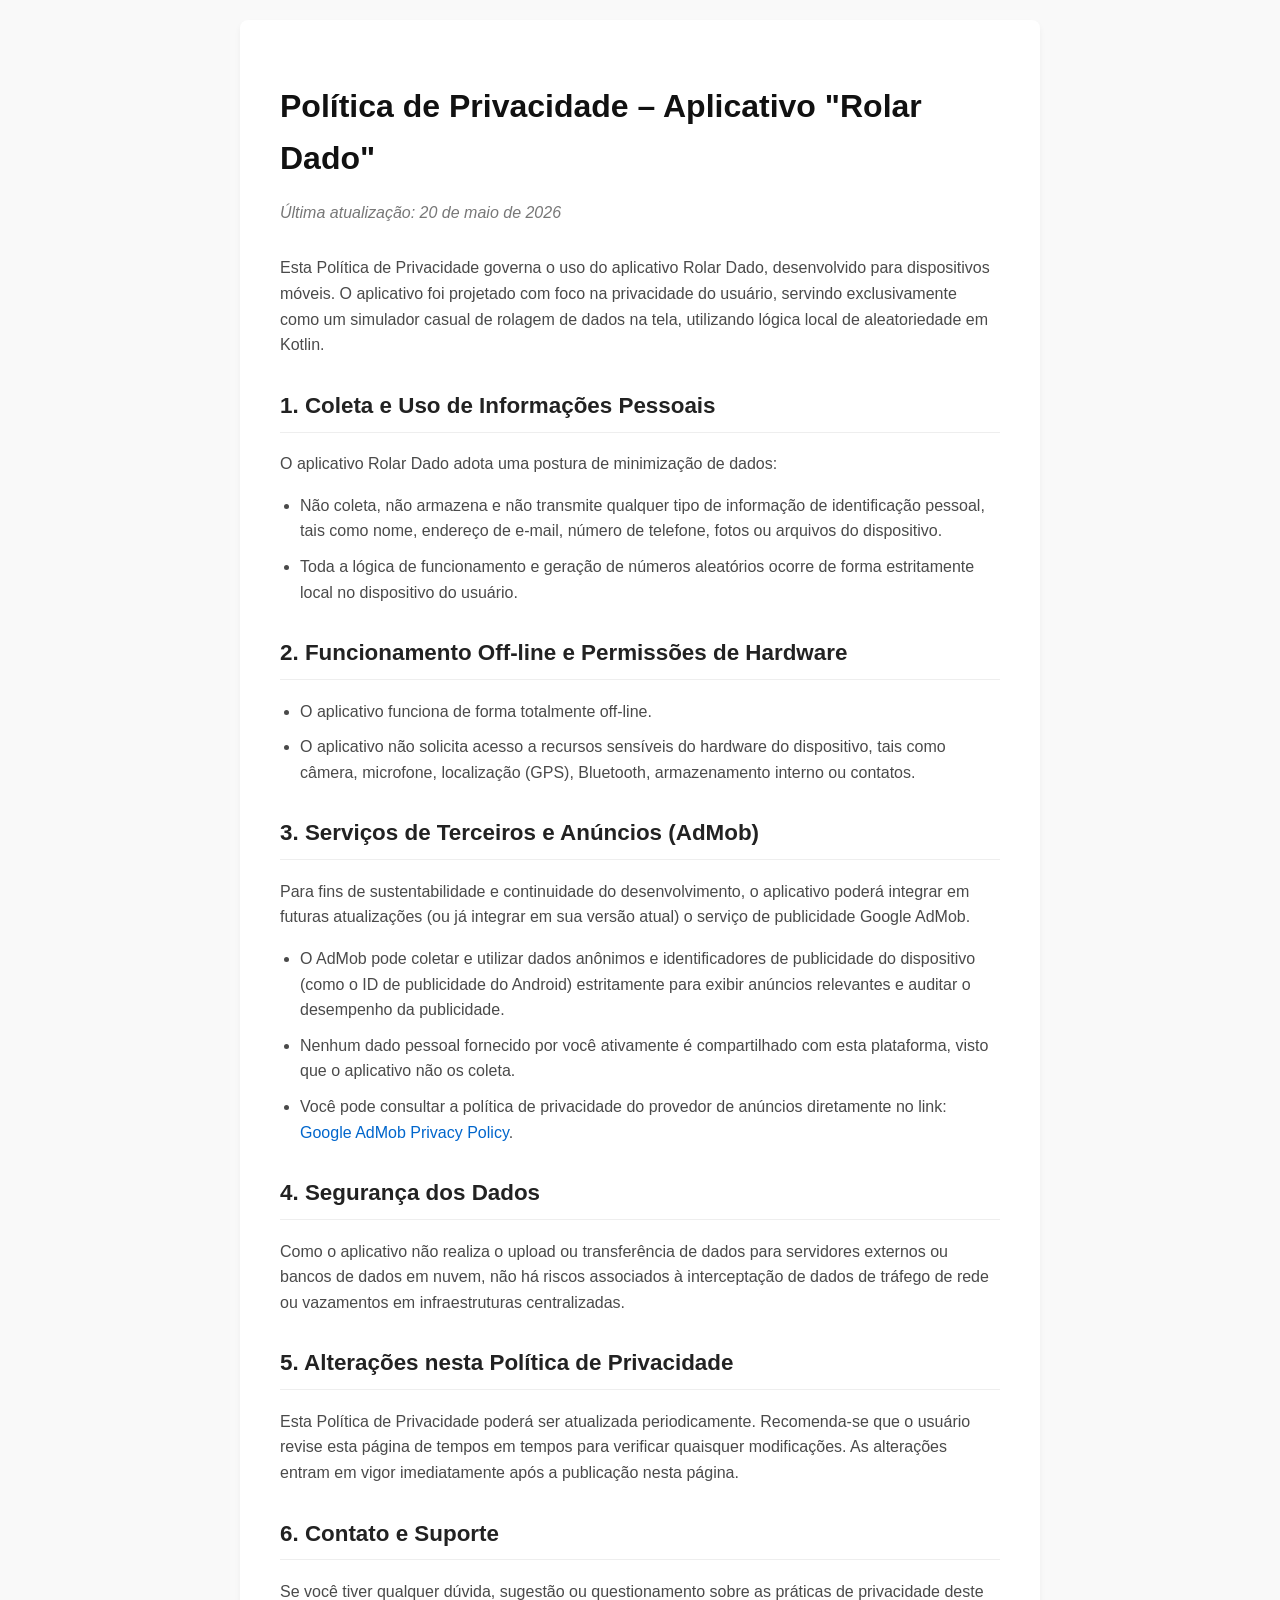
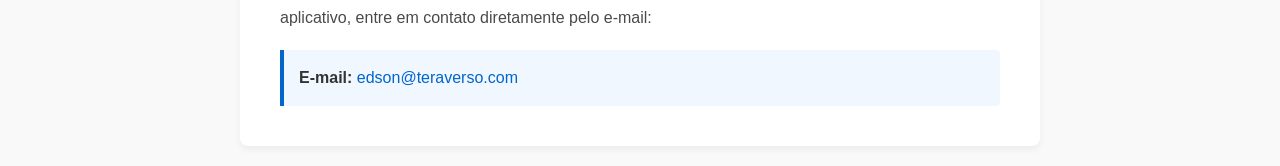
<file: rolardado/index.html>
<!DOCTYPE html>
<html lang="pt-BR">
<head>
    <meta charset="UTF-8">
    <meta name="viewport" content="width=device-width, initial-scale=1.0">
    <title>Política de Privacidade – Aplicativo "Rolar Dado"</title>
    <style>
        body {
            font-family: -apple-system, BlinkMacSystemFont, "Segoe UI", Roboto, Helvetica, Arial, sans-serif;
            line-height: 1.6;
            color: #333;
            max-width: 800px;
            margin: 0 auto;
            padding: 20px;
            background-color: #f9f9f9;
        }
        .container {
            background-color: #ffffff;
            padding: 40px;
            border-radius: 8px;
            box-shadow: 0 4px 6px rgba(0, 0, 0, 0.05);
        }
        h1 {
            color: #111;
            font-size: 2rem;
            margin-bottom: 5px;
        }
        h2 {
            color: #222;
            font-size: 1.4rem;
            margin-top: 30px;
            border-bottom: 1px solid #eee;
            padding-bottom: 8px;
        }
        p, li {
            font-size: 1rem;
            color: #4a4a4a;
        }
        .date {
            font-style: italic;
            color: #777;
            margin-bottom: 30px;
        }
        ul {
            padding-left: 20px;
        }
        li {
            margin-bottom: 10px;
        }
        a {
            color: #0066cc;
            text-decoration: none;
        }
        a:hover {
            text-decoration: underline;
        }
        .contact-box {
            background-color: #f0f7ff;
            border-left: 4px solid #0066cc;
            padding: 15px;
            margin-top: 20px;
            border-radius: 0 4px 4px 0;
        }
    </style>
</head>
<body>

<div class="container">
    <h1>Política de Privacidade – Aplicativo "Rolar Dado"</h1>
    <p class="date">Última atualização: 20 de maio de 2026</p>

    <p>Esta Política de Privacidade governa o uso do aplicativo Rolar Dado, desenvolvido para dispositivos móveis. O aplicativo foi projetado com foco na privacidade do usuário, servindo exclusivamente como um simulador casual de rolagem de dados na tela, utilizando lógica local de aleatoriedade em Kotlin.</p>

    <h2>1. Coleta e Uso de Informações Pessoais</h2>
    <p>O aplicativo Rolar Dado adota uma postura de minimização de dados:</p>
    <ul>
        <li>Não coleta, não armazena e não transmite qualquer tipo de informação de identificação pessoal, tais como nome, endereço de e-mail, número de telefone, fotos ou arquivos do dispositivo.</li>
        <li>Toda a lógica de funcionamento e geração de números aleatórios ocorre de forma estritamente local no dispositivo do usuário.</li>
    </ul>

    <h2>2. Funcionamento Off-line e Permissões de Hardware</h2>
    <ul>
        <li>O aplicativo funciona de forma totalmente off-line.</li>
        <li>O aplicativo não solicita acesso a recursos sensíveis do hardware do dispositivo, tais como câmera, microfone, localização (GPS), Bluetooth, armazenamento interno ou contatos.</li>
    </ul>

    <h2>3. Serviços de Terceiros e Anúncios (AdMob)</h2>
    <p>Para fins de sustentabilidade e continuidade do desenvolvimento, o aplicativo poderá integrar em futuras atualizações (ou já integrar em sua versão atual) o serviço de publicidade Google AdMob.</p>
    <ul>
        <li>O AdMob pode coletar e utilizar dados anônimos e identificadores de publicidade do dispositivo (como o ID de publicidade do Android) estritamente para exibir anúncios relevantes e auditar o desempenho da publicidade.</li>
        <li>Nenhum dado pessoal fornecido por você ativamente é compartilhado com esta plataforma, visto que o aplicativo não os coleta.</li>
        <li>Você pode consultar a política de privacidade do provedor de anúncios diretamente no link: <a href="https://policies.google.com/privacy" target="_blank" rel="noopener noreferrer">Google AdMob Privacy Policy</a>.</li>
    </ul>

    <h2>4. Segurança dos Dados</h2>
    <p>Como o aplicativo não realiza o upload ou transferência de dados para servidores externos ou bancos de dados em nuvem, não há riscos associados à interceptação de dados de tráfego de rede ou vazamentos em infraestruturas centralizadas.</p>

    <h2>5. Alterações nesta Política de Privacidade</h2>
    <p>Esta Política de Privacidade poderá ser atualizada periodicamente. Recomenda-se que o usuário revise esta página de tempos em tempos para verificar quaisquer modificações. As alterações entram em vigor imediatamente após a publicação nesta página.</p>

    <h2>6. Contato e Suporte</h2>
    <p>Se você tiver qualquer dúvida, sugestão ou questionamento sobre as práticas de privacidade deste aplicativo, entre em contato diretamente pelo e-mail:</p>
    <div class="contact-box">
        <strong>E-mail:</strong> <a href="mailto:edson@teraverso.com">edson@teraverso.com</a>
    </div>
</div>

</body>
</html>
</file>
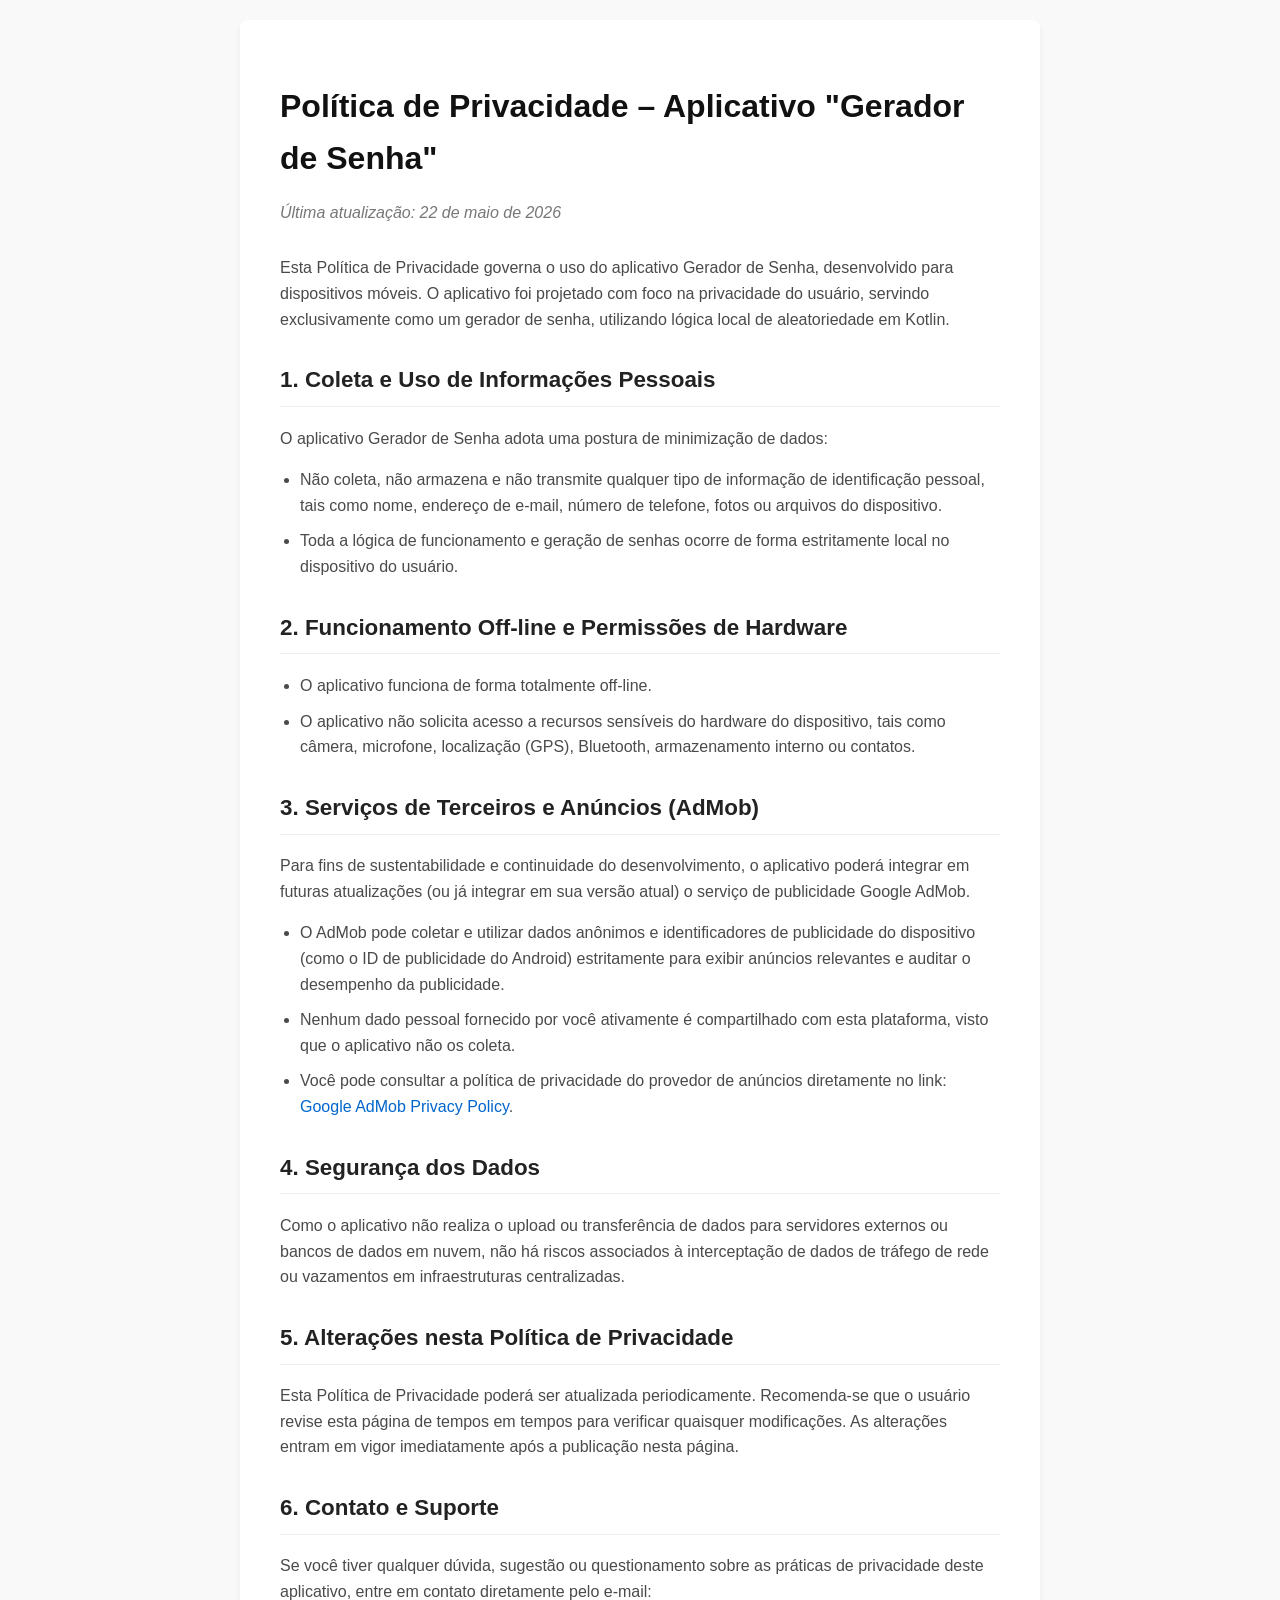
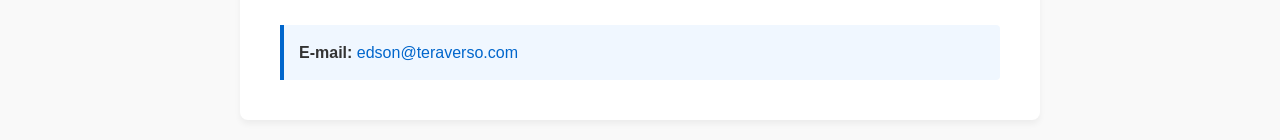
<file: docs/geradordesenha/index.html>
<!DOCTYPE html>
<html lang="pt-BR">
<head>
    <meta charset="UTF-8">
    <meta name="viewport" content="width=device-width, initial-scale=1.0">
    <title>Política de Privacidade – Aplicativo "Gerador de Senha"</title>
    <style>
        body {
            font-family: -apple-system, BlinkMacSystemFont, "Segoe UI", Roboto, Helvetica, Arial, sans-serif;
            line-height: 1.6;
            color: #333;
            max-width: 800px;
            margin: 0 auto;
            padding: 20px;
            background-color: #f9f9f9;
        }
        .container {
            background-color: #ffffff;
            padding: 40px;
            border-radius: 8px;
            box-shadow: 0 4px 6px rgba(0, 0, 0, 0.05);
        }
        h1 {
            color: #111;
            font-size: 2rem;
            margin-bottom: 5px;
        }
        h2 {
            color: #222;
            font-size: 1.4rem;
            margin-top: 30px;
            border-bottom: 1px solid #eee;
            padding-bottom: 8px;
        }
        p, li {
            font-size: 1rem;
            color: #4a4a4a;
        }
        .date {
            font-style: italic;
            color: #777;
            margin-bottom: 30px;
        }
        ul {
            padding-left: 20px;
        }
        li {
            margin-bottom: 10px;
        }
        a {
            color: #0066cc;
            text-decoration: none;
        }
        a:hover {
            text-decoration: underline;
        }
        .contact-box {
            background-color: #f0f7ff;
            border-left: 4px solid #0066cc;
            padding: 15px;
            margin-top: 20px;
            border-radius: 0 4px 4px 0;
        }
    </style>
</head>
<body>

<div class="container">
    <h1>Política de Privacidade – Aplicativo "Gerador de Senha"</h1>
    <p class="date">Última atualização: 22 de maio de 2026</p>

    <p>Esta Política de Privacidade governa o uso do aplicativo Gerador de Senha, desenvolvido para dispositivos móveis. O aplicativo foi projetado com foco na privacidade do usuário, servindo exclusivamente como um gerador de senha, utilizando lógica local de aleatoriedade em Kotlin.</p>

    <h2>1. Coleta e Uso de Informações Pessoais</h2>
    <p>O aplicativo Gerador de Senha adota uma postura de minimização de dados:</p>
    <ul>
        <li>Não coleta, não armazena e não transmite qualquer tipo de informação de identificação pessoal, tais como nome, endereço de e-mail, número de telefone, fotos ou arquivos do dispositivo.</li>
        <li>Toda a lógica de funcionamento e geração de senhas ocorre de forma estritamente local no dispositivo do usuário.</li>
    </ul>

    <h2>2. Funcionamento Off-line e Permissões de Hardware</h2>
    <ul>
        <li>O aplicativo funciona de forma totalmente off-line.</li>
        <li>O aplicativo não solicita acesso a recursos sensíveis do hardware do dispositivo, tais como câmera, microfone, localização (GPS), Bluetooth, armazenamento interno ou contatos.</li>
    </ul>

    <h2>3. Serviços de Terceiros e Anúncios (AdMob)</h2>
    <p>Para fins de sustentabilidade e continuidade do desenvolvimento, o aplicativo poderá integrar em futuras atualizações (ou já integrar em sua versão atual) o serviço de publicidade Google AdMob.</p>
    <ul>
        <li>O AdMob pode coletar e utilizar dados anônimos e identificadores de publicidade do dispositivo (como o ID de publicidade do Android) estritamente para exibir anúncios relevantes e auditar o desempenho da publicidade.</li>
        <li>Nenhum dado pessoal fornecido por você ativamente é compartilhado com esta plataforma, visto que o aplicativo não os coleta.</li>
        <li>Você pode consultar a política de privacidade do provedor de anúncios diretamente no link: <a href="https://policies.google.com/privacy" target="_blank" rel="noopener noreferrer">Google AdMob Privacy Policy</a>.</li>
    </ul>

    <h2>4. Segurança dos Dados</h2>
    <p>Como o aplicativo não realiza o upload ou transferência de dados para servidores externos ou bancos de dados em nuvem, não há riscos associados à interceptação de dados de tráfego de rede ou vazamentos em infraestruturas centralizadas.</p>

    <h2>5. Alterações nesta Política de Privacidade</h2>
    <p>Esta Política de Privacidade poderá ser atualizada periodicamente. Recomenda-se que o usuário revise esta página de tempos em tempos para verificar quaisquer modificações. As alterações entram em vigor imediatamente após a publicação nesta página.</p>

    <h2>6. Contato e Suporte</h2>
    <p>Se você tiver qualquer dúvida, sugestão ou questionamento sobre as práticas de privacidade deste aplicativo, entre em contato diretamente pelo e-mail:</p>
    <div class="contact-box">
        <strong>E-mail:</strong> <a href="mailto:edson@teraverso.com">edson@teraverso.com</a>
    </div>
</div>

</body>
</html>
</file>
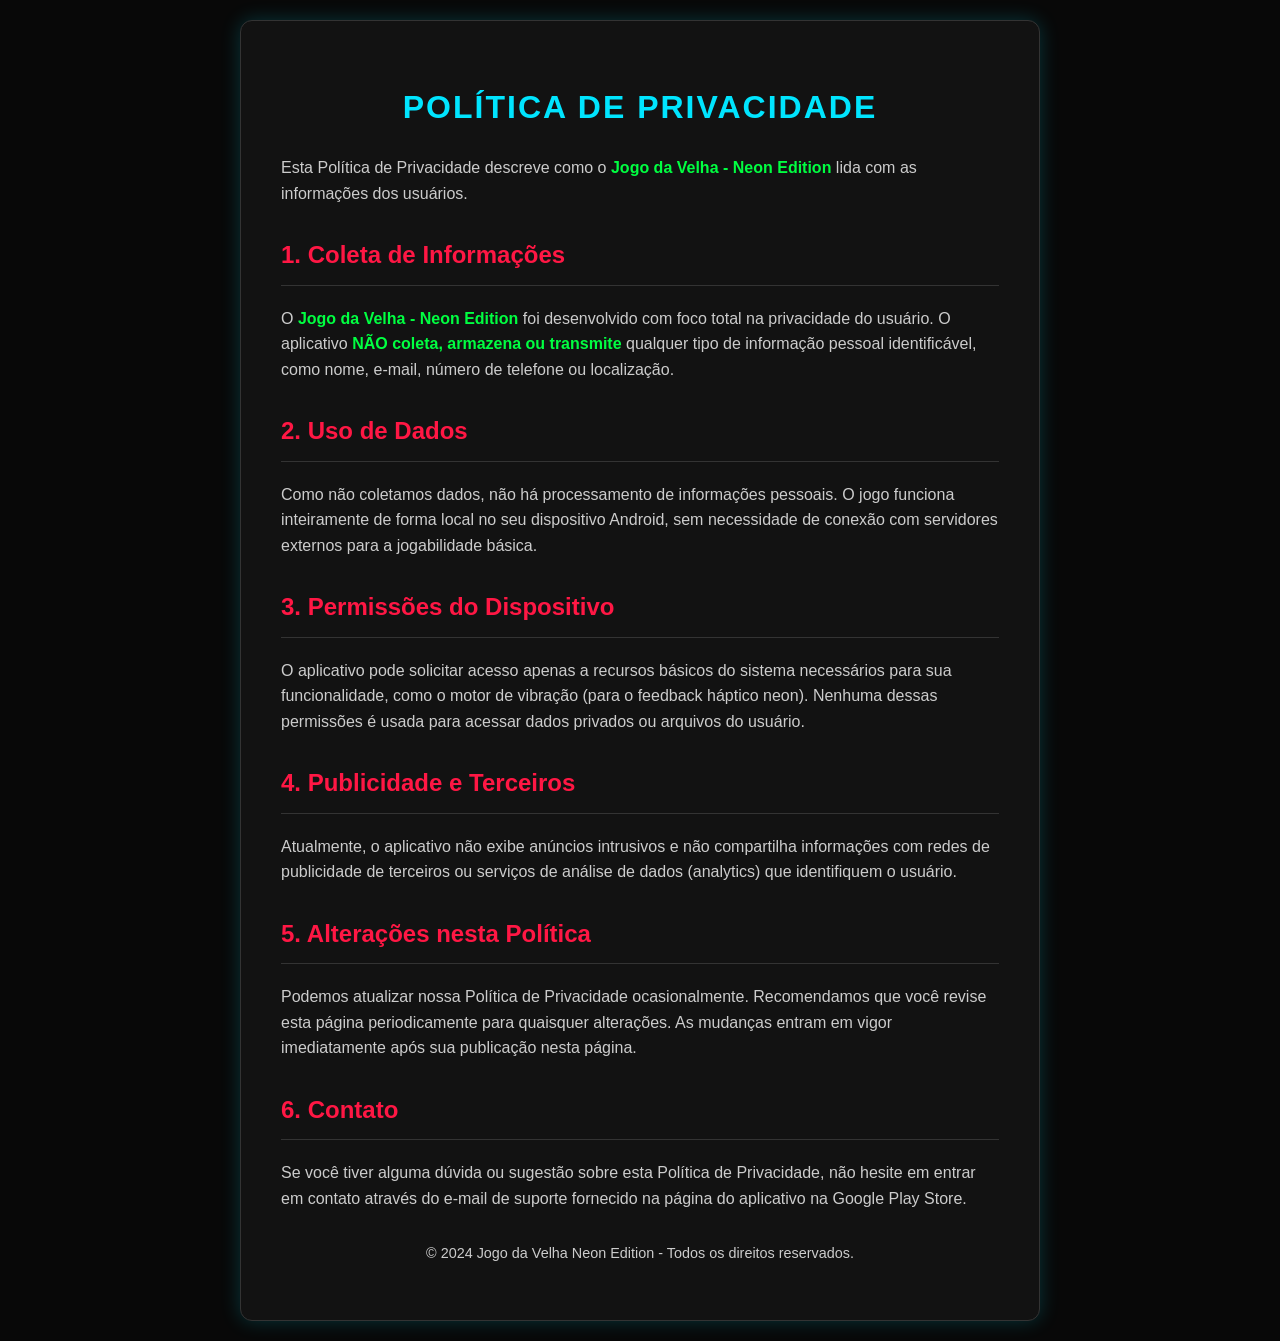
<file: docs/jogodavelha/index.html>
<!DOCTYPE html>
<html lang="pt-br">
<head>
    <meta charset="UTF-8">
    <meta name="viewport" content="width=device-width, initial-scale=1.0">
    <title>Política de Privacidade - Jogo da Velha Neon</title>
    <style>
        body {
            font-family: 'Segoe UI', Tahoma, Geneva, Verdana, sans-serif;
            line-height: 1.6;
            color: #eeeeee;
            max-width: 800px;
            margin: 0 auto;
            padding: 20px;
            background-color: #080808; /* Fundo escuro combinando com o app */
        }
        .container {
            background-color: #121212;
            padding: 40px;
            border-radius: 12px;
            box-shadow: 0 0 20px rgba(0, 229, 255, 0.2);
            border: 1px solid #333;
        }
        h1 { color: #00E5FF; text-align: center; text-transform: uppercase; letter-spacing: 2px; }
        h2 { color: #FF1744; border-bottom: 1px solid #333; padding-bottom: 10px; margin-top: 30px; }
        p { margin-bottom: 15px; color: #cccccc; }
        strong { color: #00FF41; }
        .footer { text-align: center; margin-top: 30px; font-size: 0.9em; color: #666; }
    </style>
</head>
<body>
    <div class="container">
        <h1>Política de Privacidade</h1>
        <p>Esta Política de Privacidade descreve como o <strong>Jogo da Velha - Neon Edition</strong> lida com as informações dos usuários.</p>

        <h2>1. Coleta de Informações</h2>
        <p>O <strong>Jogo da Velha - Neon Edition</strong> foi desenvolvido com foco total na privacidade do usuário. O aplicativo <strong>NÃO coleta, armazena ou transmite</strong> qualquer tipo de informação pessoal identificável, como nome, e-mail, número de telefone ou localização.</p>

        <h2>2. Uso de Dados</h2>
        <p>Como não coletamos dados, não há processamento de informações pessoais. O jogo funciona inteiramente de forma local no seu dispositivo Android, sem necessidade de conexão com servidores externos para a jogabilidade básica.</p>

        <h2>3. Permissões do Dispositivo</h2>
        <p>O aplicativo pode solicitar acesso apenas a recursos básicos do sistema necessários para sua funcionalidade, como o motor de vibração (para o feedback háptico neon). Nenhuma dessas permissões é usada para acessar dados privados ou arquivos do usuário.</p>

        <h2>4. Publicidade e Terceiros</h2>
        <p>Atualmente, o aplicativo não exibe anúncios intrusivos e não compartilha informações com redes de publicidade de terceiros ou serviços de análise de dados (analytics) que identifiquem o usuário.</p>

        <h2>5. Alterações nesta Política</h2>
        <p>Podemos atualizar nossa Política de Privacidade ocasionalmente. Recomendamos que você revise esta página periodicamente para quaisquer alterações. As mudanças entram em vigor imediatamente após sua publicação nesta página.</p>

        <h2>6. Contato</h2>
        <p>Se você tiver alguma dúvida ou sugestão sobre esta Política de Privacidade, não hesite em entrar em contato através do e-mail de suporte fornecido na página do aplicativo na Google Play Store.</p>

        <div class="footer">
            <p>&copy; 2024 Jogo da Velha Neon Edition - Todos os direitos reservados.</p>
        </div>
    </div>
</body>
</html>
</file>
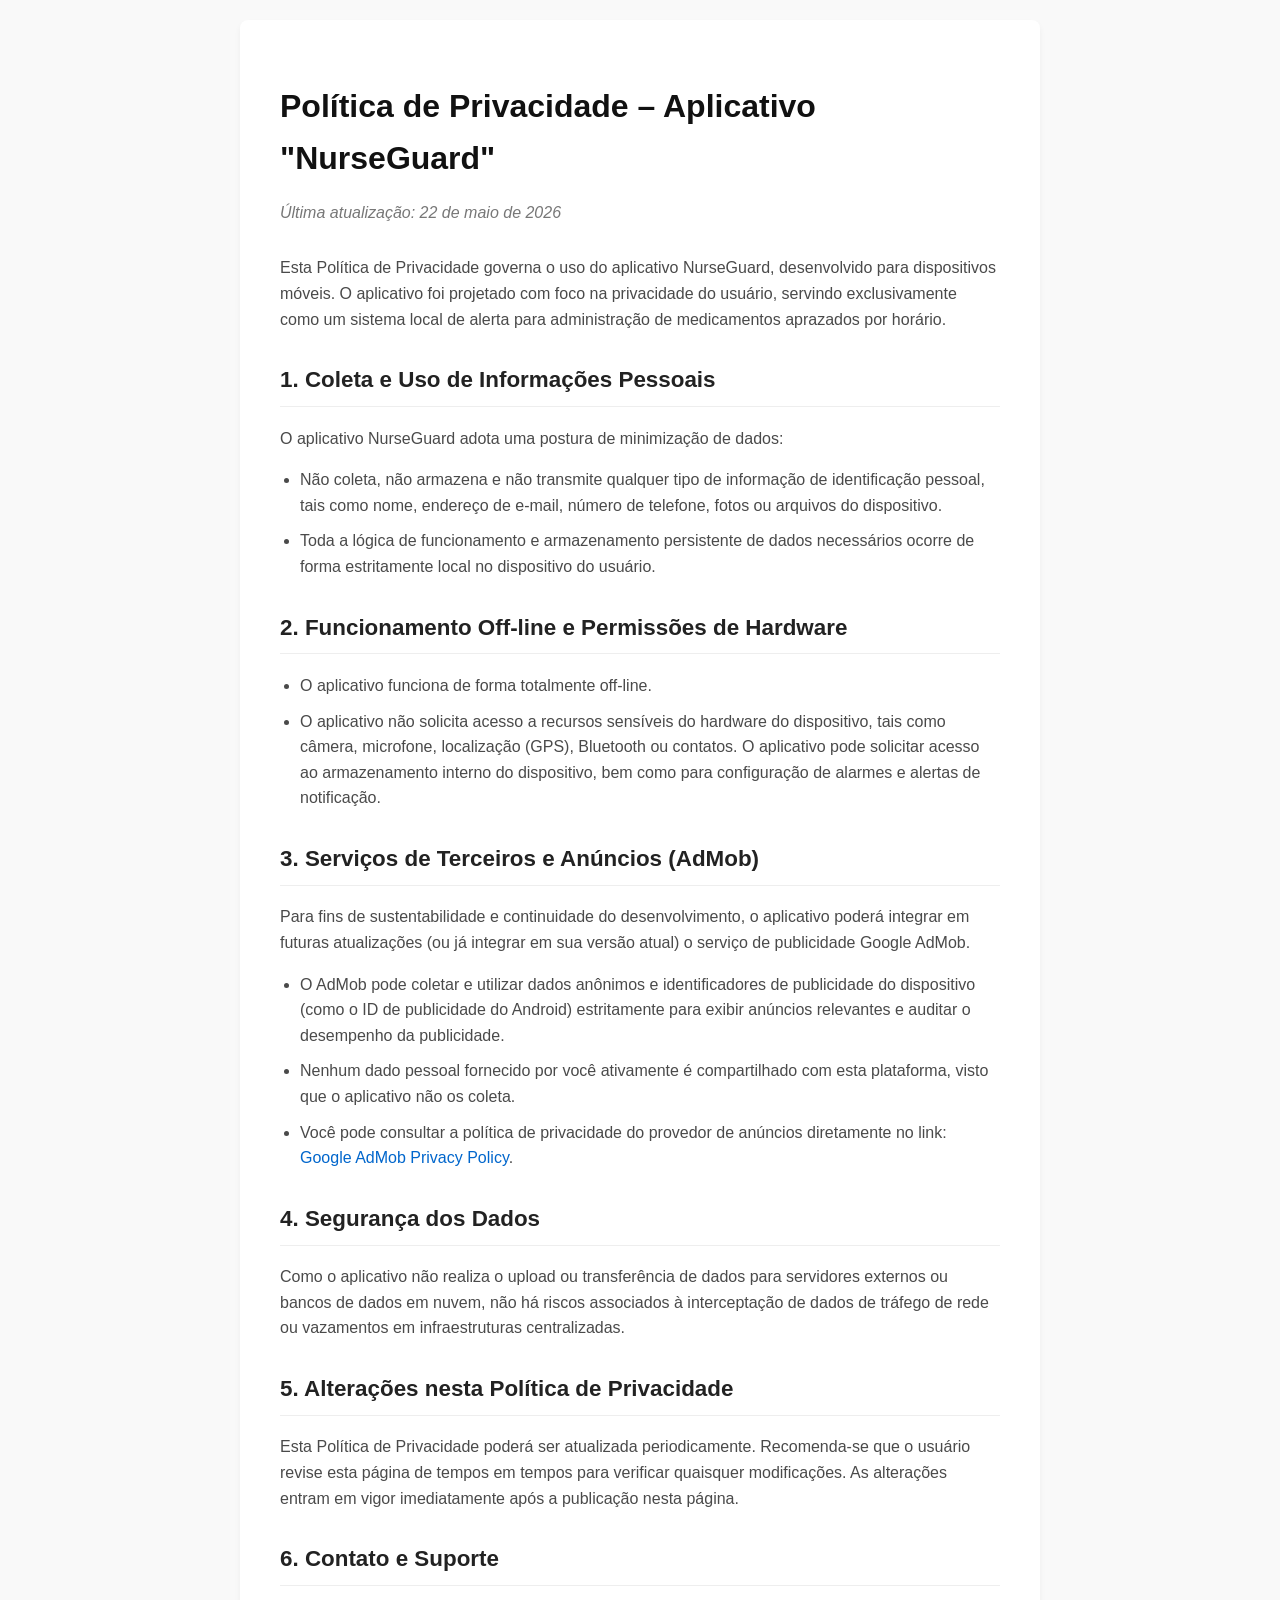
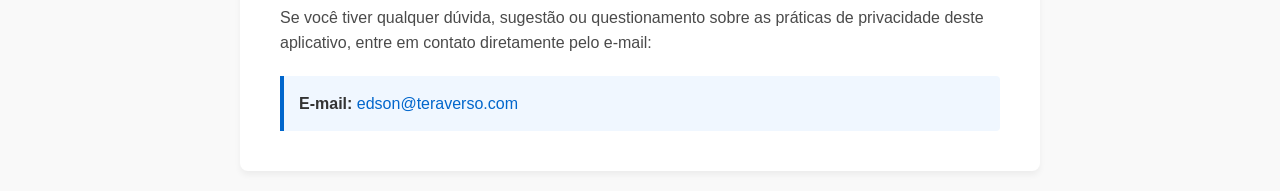
<file: docs/nurseguard/index.html>
<!DOCTYPE html>
<html lang="pt-BR">
<head>
    <meta charset="UTF-8">
    <meta name="viewport" content="width=device-width, initial-scale=1.0">
    <title>Política de Privacidade – Aplicativo "NurseGuard"</title>
    <style>
        body {
            font-family: -apple-system, BlinkMacSystemFont, "Segoe UI", Roboto, Helvetica, Arial, sans-serif;
            line-height: 1.6;
            color: #333;
            max-width: 800px;
            margin: 0 auto;
            padding: 20px;
            background-color: #f9f9f9;
        }
        .container {
            background-color: #ffffff;
            padding: 40px;
            border-radius: 8px;
            box-shadow: 0 4px 6px rgba(0, 0, 0, 0.05);
        }
        h1 {
            color: #111;
            font-size: 2rem;
            margin-bottom: 5px;
        }
        h2 {
            color: #222;
            font-size: 1.4rem;
            margin-top: 30px;
            border-bottom: 1px solid #eee;
            padding-bottom: 8px;
        }
        p, li {
            font-size: 1rem;
            color: #4a4a4a;
        }
        .date {
            font-style: italic;
            color: #777;
            margin-bottom: 30px;
        }
        ul {
            padding-left: 20px;
        }
        li {
            margin-bottom: 10px;
        }
        a {
            color: #0066cc;
            text-decoration: none;
        }
        a:hover {
            text-decoration: underline;
        }
        .contact-box {
            background-color: #f0f7ff;
            border-left: 4px solid #0066cc;
            padding: 15px;
            margin-top: 20px;
            border-radius: 0 4px 4px 0;
        }
    </style>
</head>
<body>

<div class="container">
    <h1>Política de Privacidade – Aplicativo "NurseGuard"</h1>
    <p class="date">Última atualização: 22 de maio de 2026</p>

    <p>Esta Política de Privacidade governa o uso do aplicativo NurseGuard, desenvolvido para dispositivos móveis. O aplicativo foi projetado com foco na privacidade do usuário, servindo exclusivamente como um sistema local de alerta para administração de medicamentos aprazados por horário.</p>

    <h2>1. Coleta e Uso de Informações Pessoais</h2>
    <p>O aplicativo NurseGuard adota uma postura de minimização de dados:</p>
    <ul>
        <li>Não coleta, não armazena e não transmite qualquer tipo de informação de identificação pessoal, tais como nome, endereço de e-mail, número de telefone, fotos ou arquivos do dispositivo.</li>
        <li>Toda a lógica de funcionamento e armazenamento persistente de dados necessários ocorre de forma estritamente local no dispositivo do usuário.</li>
    </ul>

    <h2>2. Funcionamento Off-line e Permissões de Hardware</h2>
    <ul>
        <li>O aplicativo funciona de forma totalmente off-line.</li>
        <li>O aplicativo não solicita acesso a recursos sensíveis do hardware do dispositivo, tais como câmera, microfone, localização (GPS), Bluetooth ou contatos. O aplicativo pode solicitar acesso ao armazenamento interno do dispositivo, bem como para configuração de alarmes e alertas de notificação.</li>
    </ul>

    <h2>3. Serviços de Terceiros e Anúncios (AdMob)</h2>
    <p>Para fins de sustentabilidade e continuidade do desenvolvimento, o aplicativo poderá integrar em futuras atualizações (ou já integrar em sua versão atual) o serviço de publicidade Google AdMob.</p>
    <ul>
        <li>O AdMob pode coletar e utilizar dados anônimos e identificadores de publicidade do dispositivo (como o ID de publicidade do Android) estritamente para exibir anúncios relevantes e auditar o desempenho da publicidade.</li>
        <li>Nenhum dado pessoal fornecido por você ativamente é compartilhado com esta plataforma, visto que o aplicativo não os coleta.</li>
        <li>Você pode consultar a política de privacidade do provedor de anúncios diretamente no link: <a href="https://policies.google.com/privacy" target="_blank" rel="noopener noreferrer">Google AdMob Privacy Policy</a>.</li>
    </ul>

    <h2>4. Segurança dos Dados</h2>
    <p>Como o aplicativo não realiza o upload ou transferência de dados para servidores externos ou bancos de dados em nuvem, não há riscos associados à interceptação de dados de tráfego de rede ou vazamentos em infraestruturas centralizadas.</p>

    <h2>5. Alterações nesta Política de Privacidade</h2>
    <p>Esta Política de Privacidade poderá ser atualizada periodicamente. Recomenda-se que o usuário revise esta página de tempos em tempos para verificar quaisquer modificações. As alterações entram em vigor imediatamente após a publicação nesta página.</p>

    <h2>6. Contato e Suporte</h2>
    <p>Se você tiver qualquer dúvida, sugestão ou questionamento sobre as práticas de privacidade deste aplicativo, entre em contato diretamente pelo e-mail:</p>
    <div class="contact-box">
        <strong>E-mail:</strong> <a href="mailto:edson@teraverso.com">edson@teraverso.com</a>
    </div>
</div>

</body>
</html>
</file>
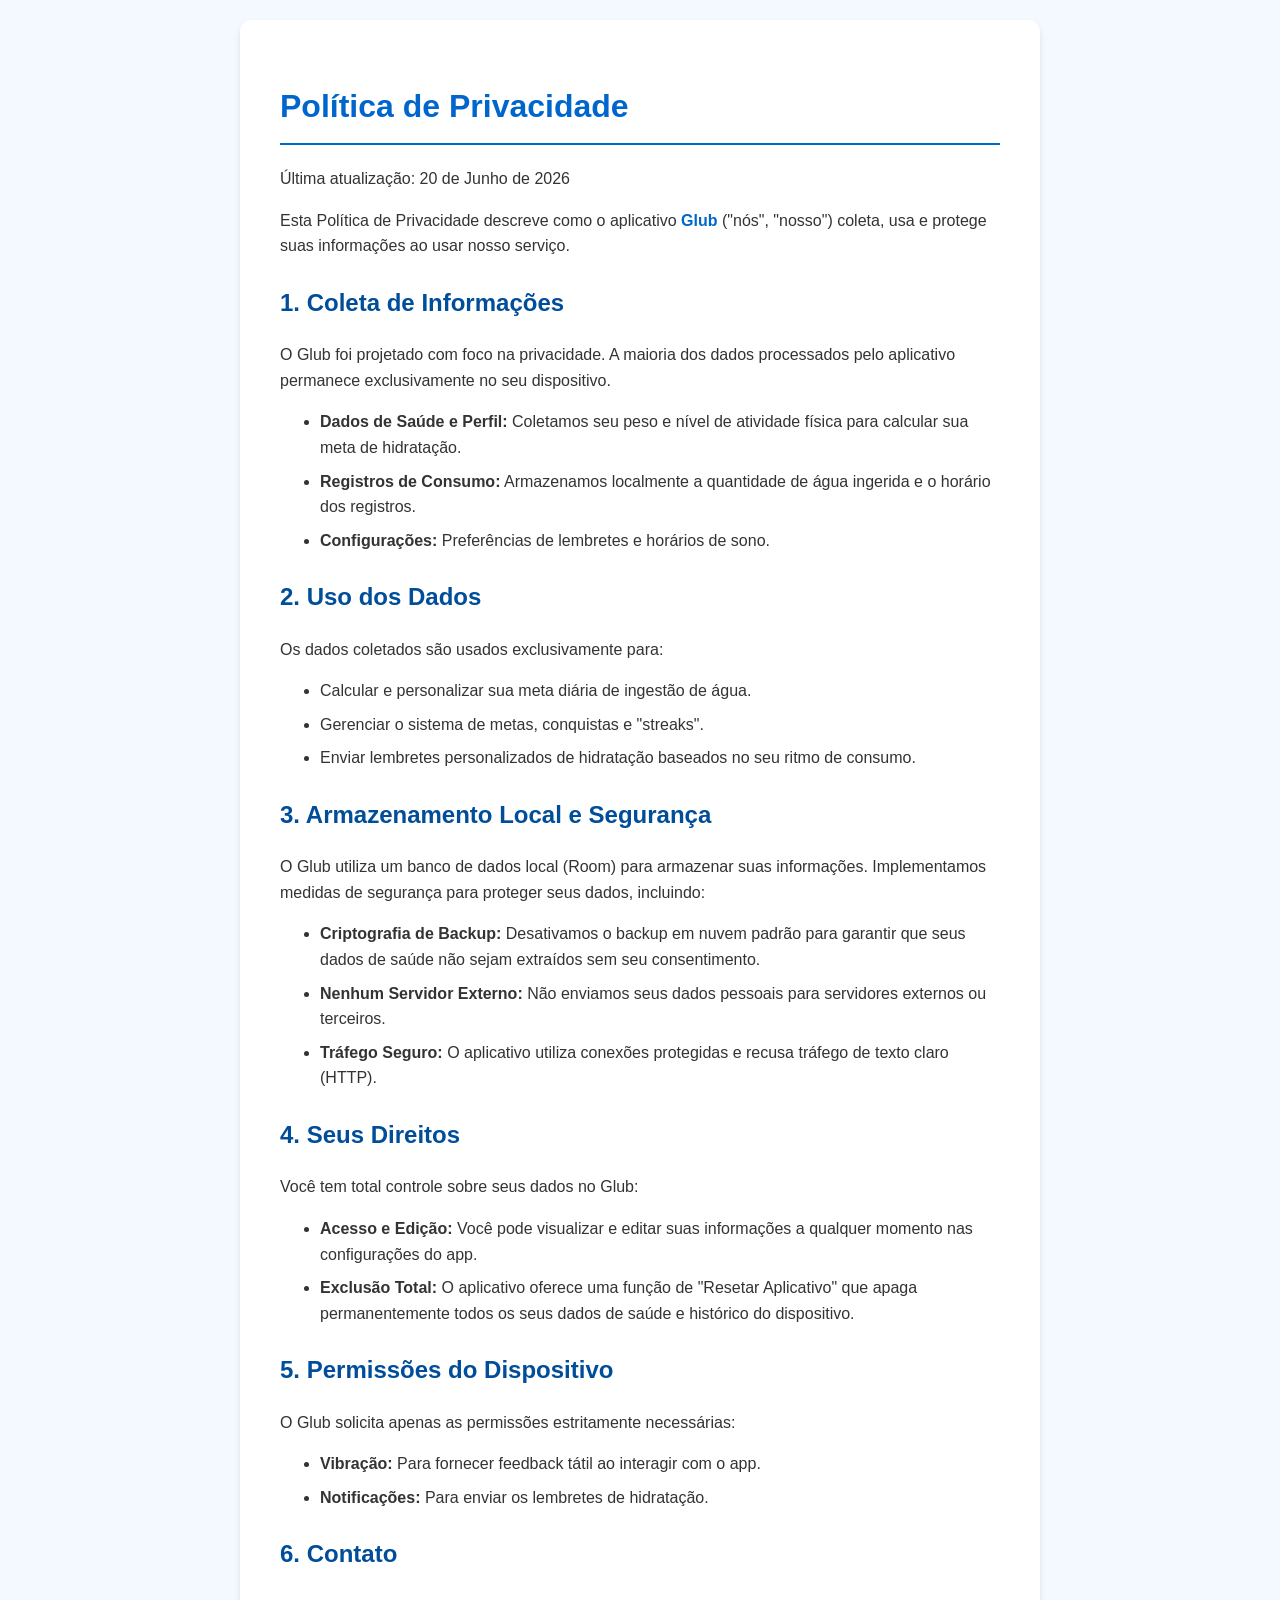
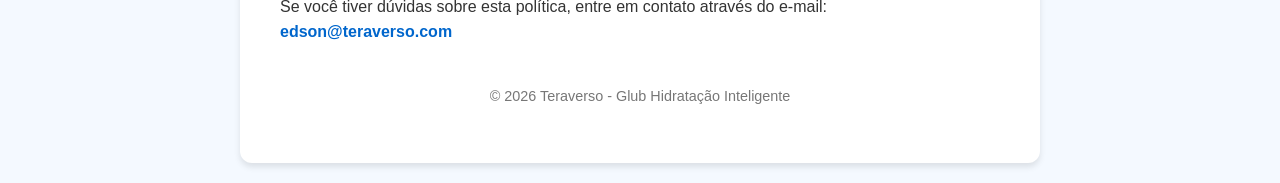
<file: docs/glub/privacidade.html>
<!DOCTYPE html>
<html lang="pt-br">
<head>
    <meta charset="UTF-8">
    <meta name="viewport" content="width=device-width, initial-scale=1.0">
    <title>Política de Privacidade - Glub</title>
    <style>
        body {
            font-family: 'Segoe UI', Tahoma, Geneva, Verdana, sans-serif;
            line-height: 1.6;
            color: #333;
            max-width: 800px;
            margin: 0 auto;
            padding: 20px;
            background-color: #f4f9ff;
        }
        .container {
            background-color: #fff;
            padding: 40px;
            border-radius: 12px;
            box-shadow: 0 4px 6px rgba(0,0,0,0.1);
        }
        h1 {
            color: #0066CC;
            border-bottom: 2px solid #0066CC;
            padding-bottom: 10px;
        }
        h2 {
            color: #004d99;
            margin-top: 25px;
        }
        p {
            margin-bottom: 15px;
        }
        ul {
            margin-bottom: 20px;
        }
        li {
            margin-bottom: 8px;
        }
        .footer {
            margin-top: 40px;
            font-size: 0.9em;
            color: #777;
            text-align: center;
        }
        .highlight {
            color: #0066CC;
            font-weight: bold;
        }
    </style>
</head>
<body>
    <div class="container">
        <h1>Política de Privacidade</h1>
        <p>Última atualização: 20 de Junho de 2026</p>
        
        <p>Esta Política de Privacidade descreve como o aplicativo <span class="highlight">Glub</span> ("nós", "nosso") coleta, usa e protege suas informações ao usar nosso serviço.</p>

        <h2>1. Coleta de Informações</h2>
        <p>O Glub foi projetado com foco na privacidade. A maioria dos dados processados pelo aplicativo permanece exclusivamente no seu dispositivo.</p>
        <ul>
            <li><strong>Dados de Saúde e Perfil:</strong> Coletamos seu peso e nível de atividade física para calcular sua meta de hidratação.</li>
            <li><strong>Registros de Consumo:</strong> Armazenamos localmente a quantidade de água ingerida e o horário dos registros.</li>
            <li><strong>Configurações:</strong> Preferências de lembretes e horários de sono.</li>
        </ul>

        <h2>2. Uso dos Dados</h2>
        <p>Os dados coletados são usados exclusivamente para:</p>
        <ul>
            <li>Calcular e personalizar sua meta diária de ingestão de água.</li>
            <li>Gerenciar o sistema de metas, conquistas e "streaks".</li>
            <li>Enviar lembretes personalizados de hidratação baseados no seu ritmo de consumo.</li>
        </ul>

        <h2>3. Armazenamento Local e Segurança</h2>
        <p>O Glub utiliza um banco de dados local (Room) para armazenar suas informações. Implementamos medidas de segurança para proteger seus dados, incluindo:</p>
        <ul>
            <li><strong>Criptografia de Backup:</strong> Desativamos o backup em nuvem padrão para garantir que seus dados de saúde não sejam extraídos sem seu consentimento.</li>
            <li><strong>Nenhum Servidor Externo:</strong> Não enviamos seus dados pessoais para servidores externos ou terceiros.</li>
            <li><strong>Tráfego Seguro:</strong> O aplicativo utiliza conexões protegidas e recusa tráfego de texto claro (HTTP).</li>
        </ul>

        <h2>4. Seus Direitos</h2>
        <p>Você tem total controle sobre seus dados no Glub:</p>
        <ul>
            <li><strong>Acesso e Edição:</strong> Você pode visualizar e editar suas informações a qualquer momento nas configurações do app.</li>
            <li><strong>Exclusão Total:</strong> O aplicativo oferece uma função de "Resetar Aplicativo" que apaga permanentemente todos os seus dados de saúde e histórico do dispositivo.</li>
        </ul>

        <h2>5. Permissões do Dispositivo</h2>
        <p>O Glub solicita apenas as permissões estritamente necessárias:</p>
        <ul>
            <li><strong>Vibração:</strong> Para fornecer feedback tátil ao interagir com o app.</li>
            <li><strong>Notificações:</strong> Para enviar os lembretes de hidratação.</li>
        </ul>

        <h2>6. Contato</h2>
        <p>Se você tiver dúvidas sobre esta política, entre em contato através do e-mail: <span class="highlight">edson@teraverso.com</span></p>

        <div class="footer">
            <p>&copy; 2026 Teraverso - Glub Hidratação Inteligente</p>
        </div>
    </div>
</body>
</html>
</file>
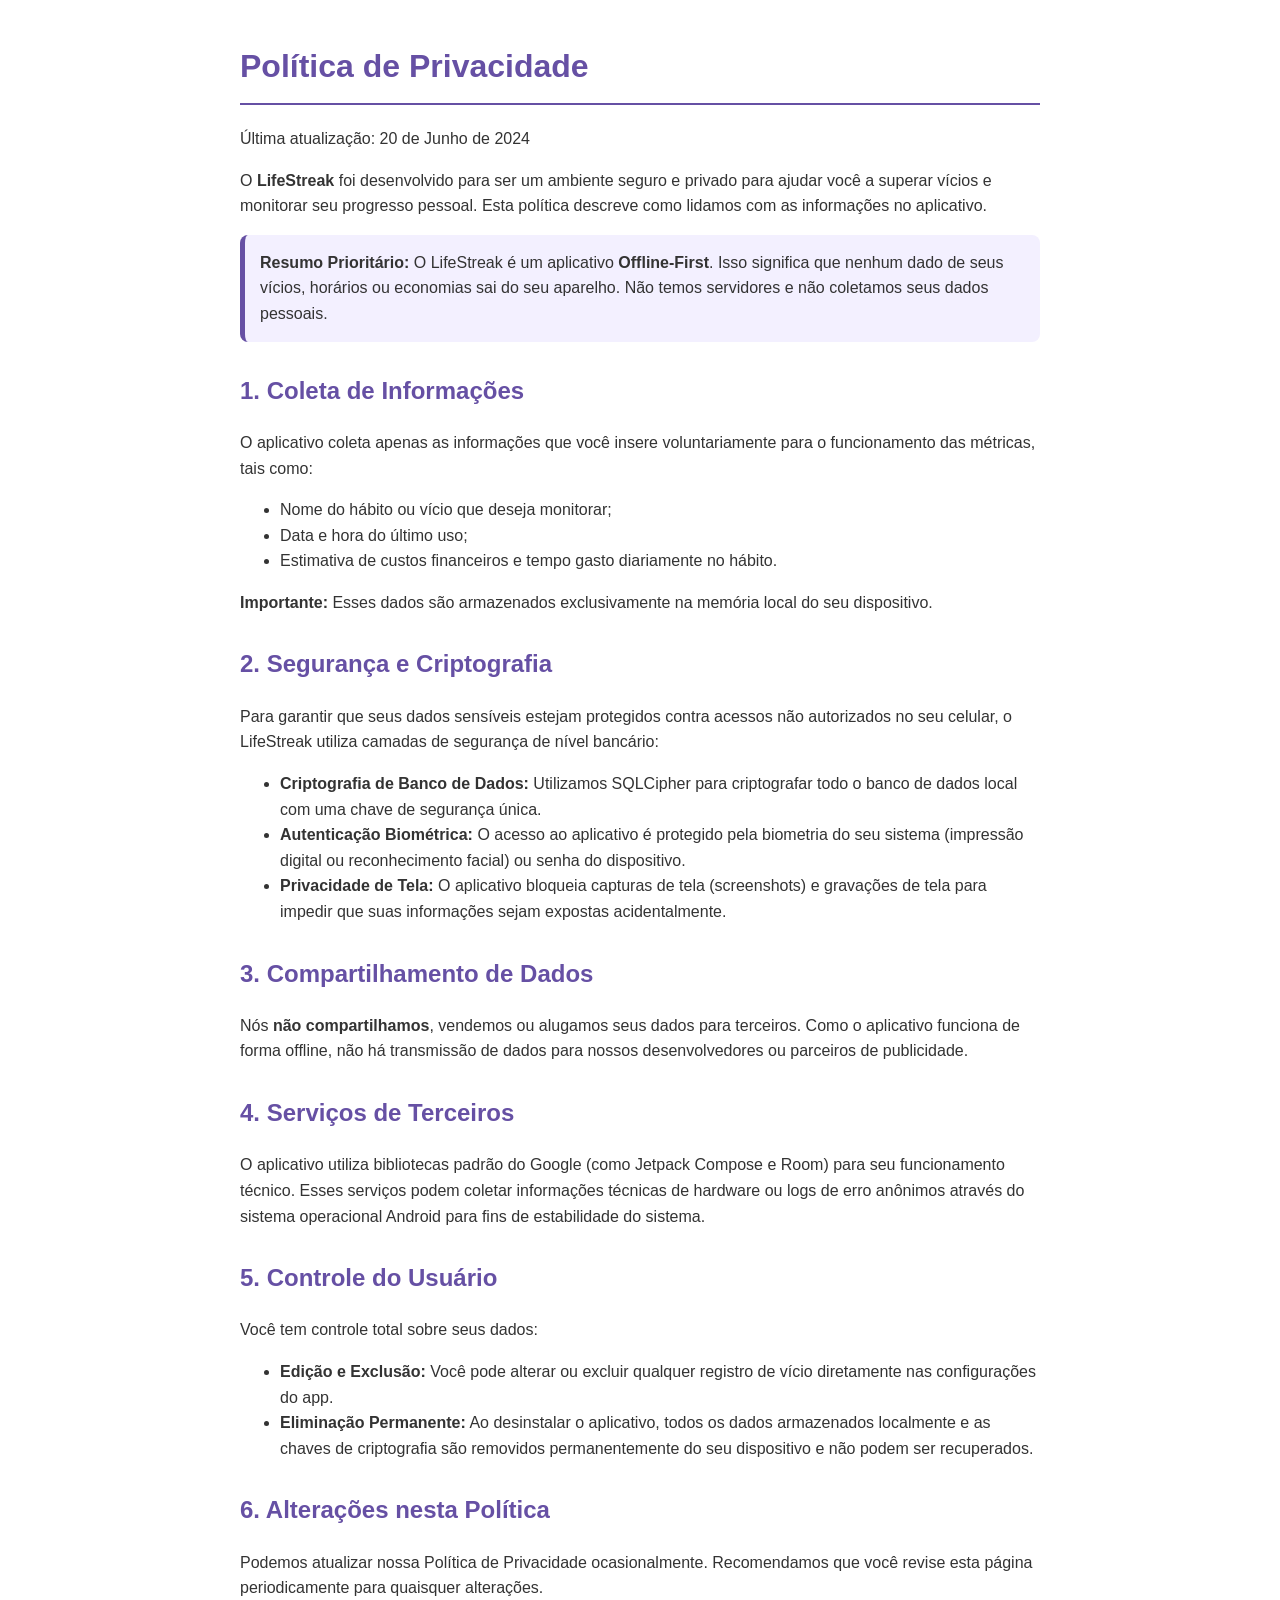
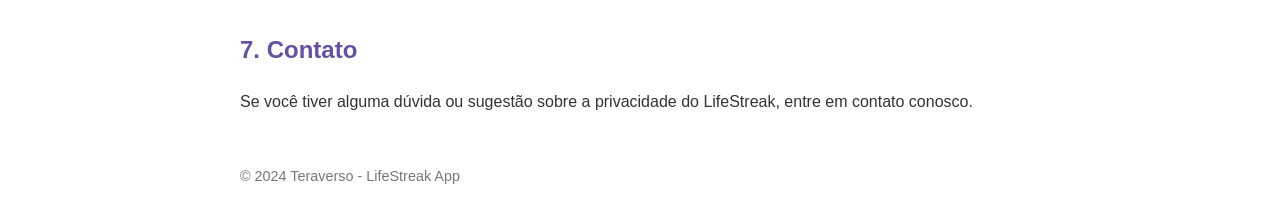
<file: docs/lifestreak/privacidade.html>
<!DOCTYPE html>
<html lang="pt-BR">
<head>
    <meta charset="UTF-8">
    <meta name="viewport" content="width=device-width, initial-scale=1.0">
    <title>Política de Privacidade - LifeStreak</title>
    <style>
        body { font-family: sans-serif; line-height: 1.6; color: #333; max-width: 800px; margin: 0 auto; padding: 20px; }
        h1 { color: #6650a4; border-bottom: 2px solid #6650a4; padding-bottom: 10px; }
        h2 { color: #6650a4; margin-top: 30px; }
        .highlight { background-color: #f3f0ff; padding: 15px; border-radius: 8px; border-left: 5px solid #6650a4; }
        footer { margin-top: 50px; font-size: 0.9em; color: #777; }
    </style>
</head>
<body>

    <h1>Política de Privacidade</h1>
    <p>Última atualização: 20 de Junho de 2024</p>

    <p>O <strong>LifeStreak</strong> foi desenvolvido para ser um ambiente seguro e privado para ajudar você a superar vícios e monitorar seu progresso pessoal. Esta política descreve como lidamos com as informações no aplicativo.</p>

    <div class="highlight">
        <strong>Resumo Prioritário:</strong> O LifeStreak é um aplicativo <strong>Offline-First</strong>. Isso significa que nenhum dado de seus vícios, horários ou economias sai do seu aparelho. Não temos servidores e não coletamos seus dados pessoais.
    </div>

    <h2>1. Coleta de Informações</h2>
    <p>O aplicativo coleta apenas as informações que você insere voluntariamente para o funcionamento das métricas, tais como:</p>
    <ul>
        <li>Nome do hábito ou vício que deseja monitorar;</li>
        <li>Data e hora do último uso;</li>
        <li>Estimativa de custos financeiros e tempo gasto diariamente no hábito.</li>
    </ul>
    <p><strong>Importante:</strong> Esses dados são armazenados exclusivamente na memória local do seu dispositivo.</p>

    <h2>2. Segurança e Criptografia</h2>
    <p>Para garantir que seus dados sensíveis estejam protegidos contra acessos não autorizados no seu celular, o LifeStreak utiliza camadas de segurança de nível bancário:</p>
    <ul>
        <li><strong>Criptografia de Banco de Dados:</strong> Utilizamos SQLCipher para criptografar todo o banco de dados local com uma chave de segurança única.</li>
        <li><strong>Autenticação Biométrica:</strong> O acesso ao aplicativo é protegido pela biometria do seu sistema (impressão digital ou reconhecimento facial) ou senha do dispositivo.</li>
        <li><strong>Privacidade de Tela:</strong> O aplicativo bloqueia capturas de tela (screenshots) e gravações de tela para impedir que suas informações sejam expostas acidentalmente.</li>
    </ul>

    <h2>3. Compartilhamento de Dados</h2>
    <p>Nós <strong>não compartilhamos</strong>, vendemos ou alugamos seus dados para terceiros. Como o aplicativo funciona de forma offline, não há transmissão de dados para nossos desenvolvedores ou parceiros de publicidade.</p>

    <h2>4. Serviços de Terceiros</h2>
    <p>O aplicativo utiliza bibliotecas padrão do Google (como Jetpack Compose e Room) para seu funcionamento técnico. Esses serviços podem coletar informações técnicas de hardware ou logs de erro anônimos através do sistema operacional Android para fins de estabilidade do sistema.</p>

    <h2>5. Controle do Usuário</h2>
    <p>Você tem controle total sobre seus dados:</p>
    <ul>
        <li><strong>Edição e Exclusão:</strong> Você pode alterar ou excluir qualquer registro de vício diretamente nas configurações do app.</li>
        <li><strong>Eliminação Permanente:</strong> Ao desinstalar o aplicativo, todos os dados armazenados localmente e as chaves de criptografia são removidos permanentemente do seu dispositivo e não podem ser recuperados.</li>
    </ul>

    <h2>6. Alterações nesta Política</h2>
    <p>Podemos atualizar nossa Política de Privacidade ocasionalmente. Recomendamos que você revise esta página periodicamente para quaisquer alterações.</p>

    <h2>7. Contato</h2>
    <p>Se você tiver alguma dúvida ou sugestão sobre a privacidade do LifeStreak, entre em contato conosco.</p>

    <footer>
        <p>&copy; 2024 Teraverso - LifeStreak App</p>
    </footer>

</body>
</html>
</file>
